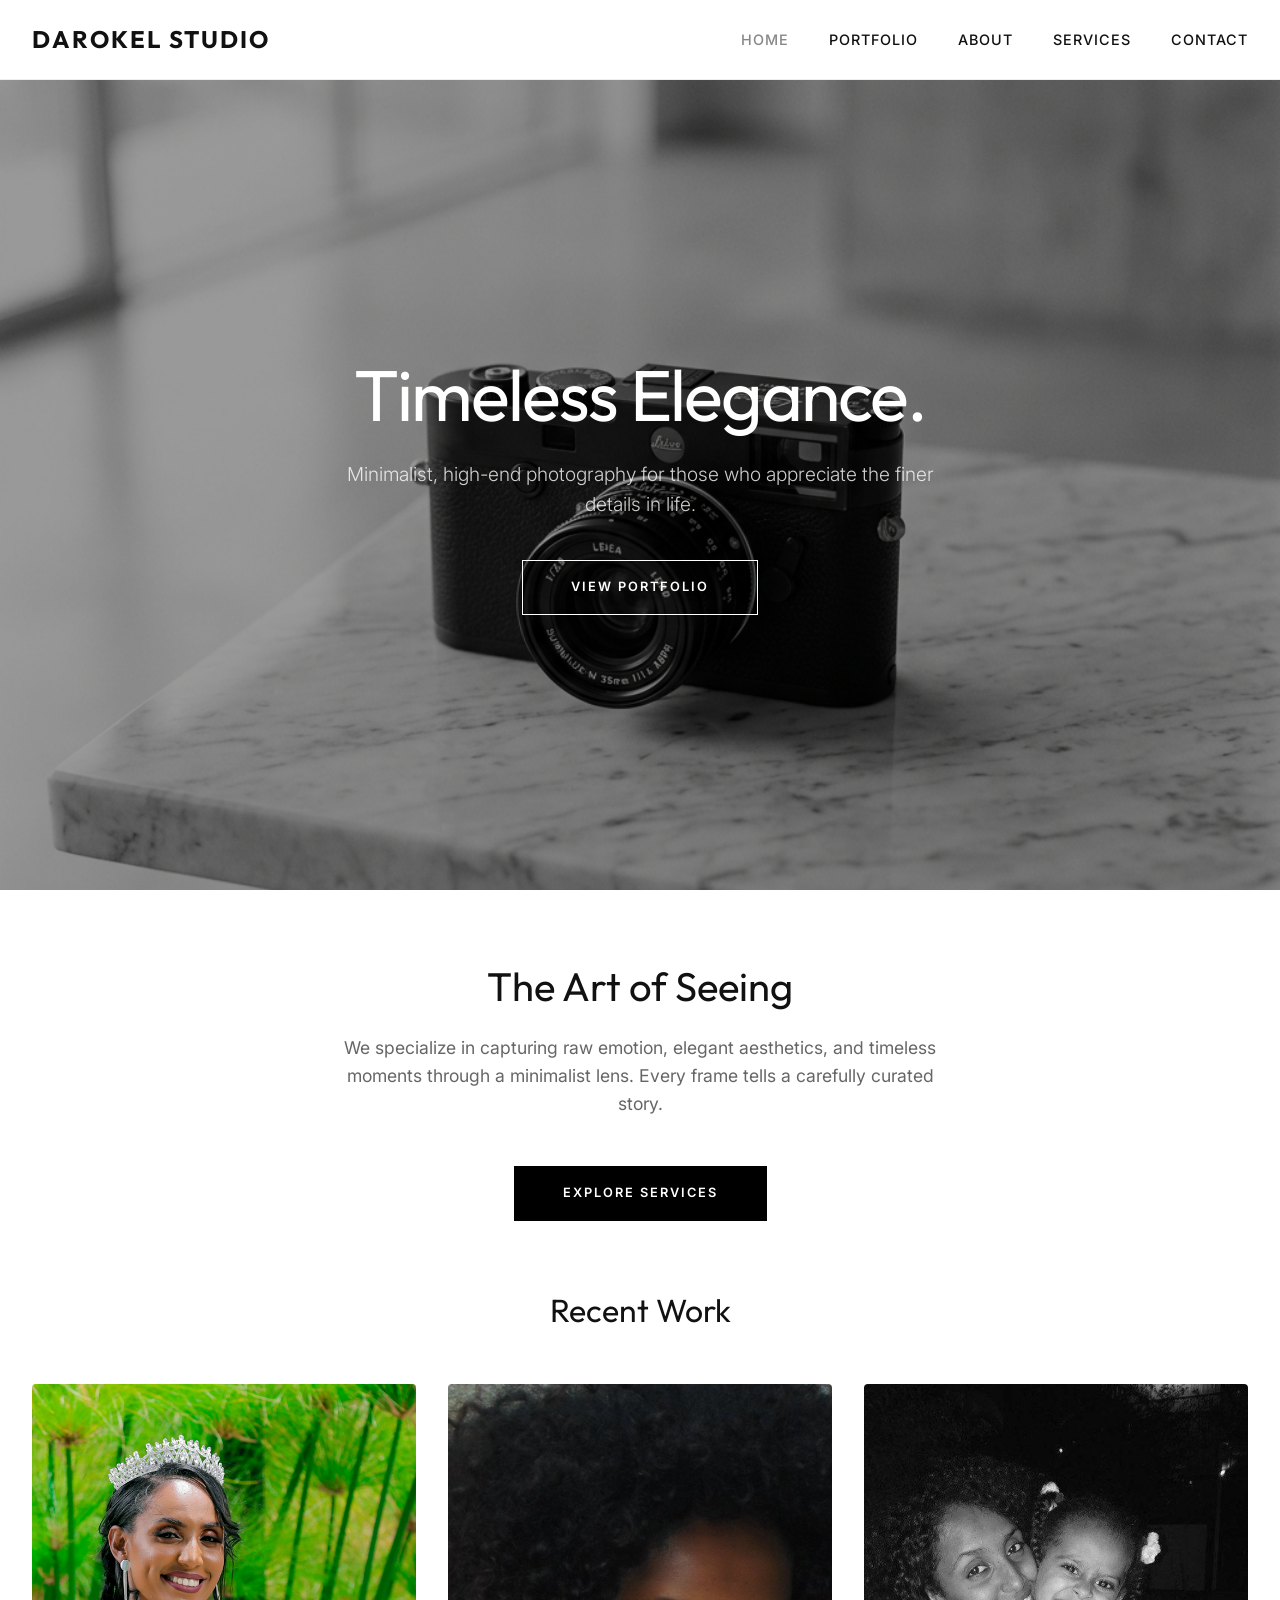
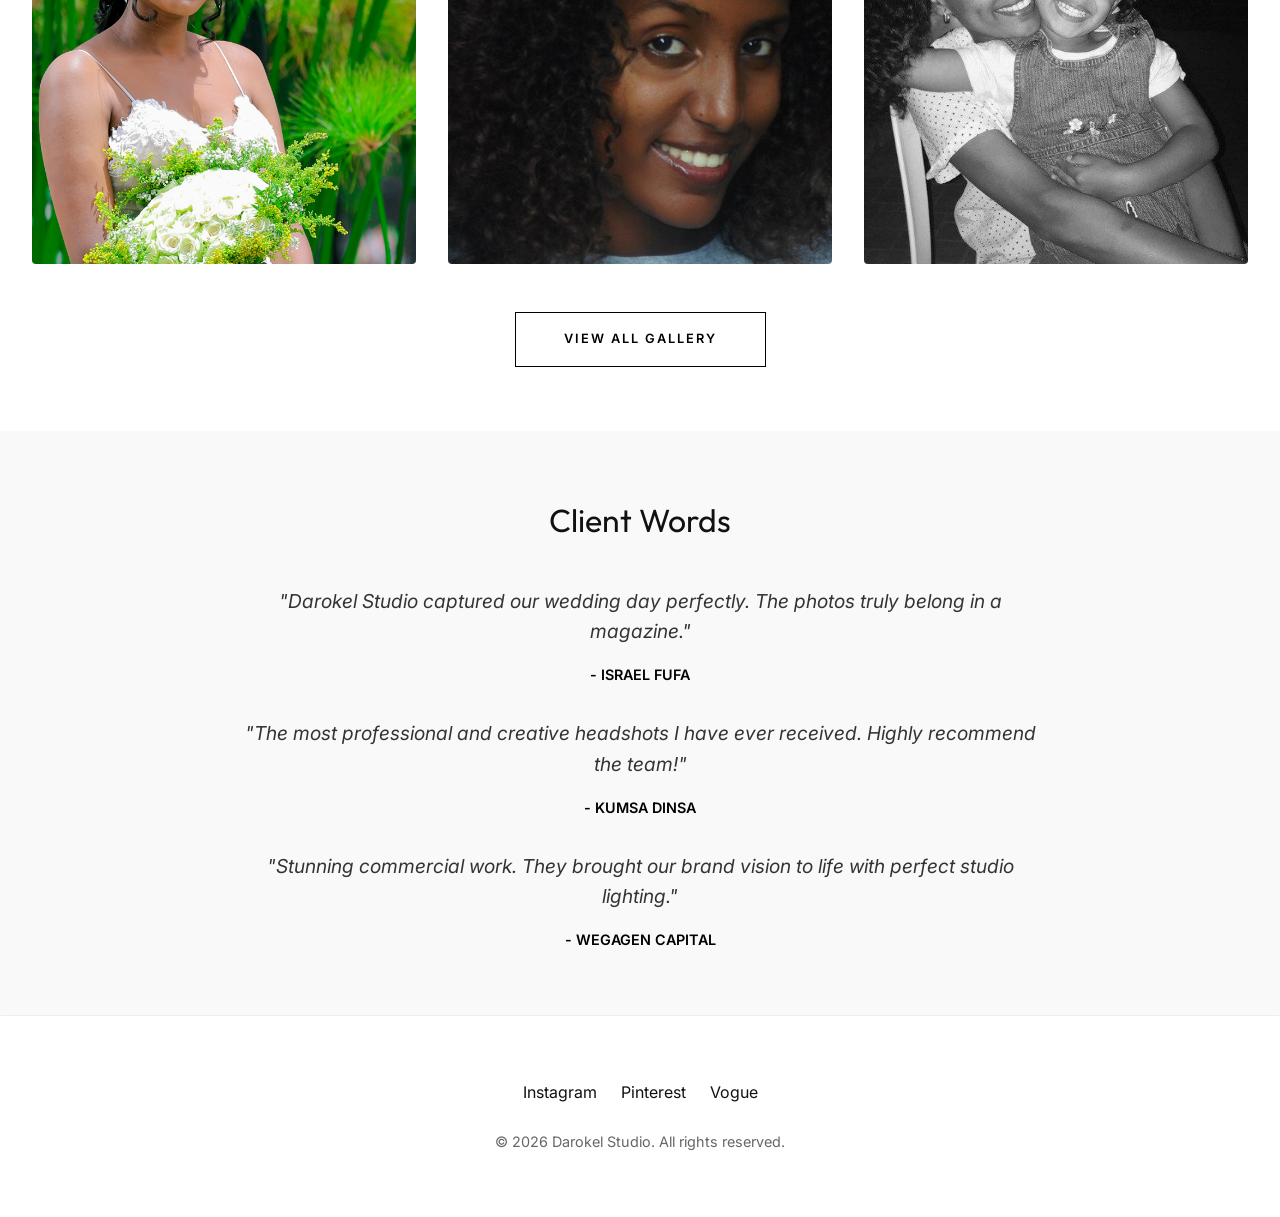
<file: index.html>
<!DOCTYPE html>
<html lang="en">
<head>
    <meta charset="UTF-8">
    <meta name="viewport" content="width=device-width, initial-scale=1.0">
    <title>Darokel Studio | Fine Art Photography</title>
    <meta name="description" content="Darokel Studio: Minimalist, elegant, and timeless fine art photography.">
    <link rel="preconnect" href="https://fonts.googleapis.com">
    <link rel="preconnect" href="https://fonts.gstatic.com" crossorigin>
    <link href="https://fonts.googleapis.com/css2?family=Inter:wght@300;400;500;600&family=Outfit:wght@400;600;700&display=swap" rel="stylesheet">
    <link rel="stylesheet" href="css/style.css">
</head>
<body>
    <header>
        <div class="nav-container">
            <a href="index.html" class="logo">Darokel Studio</a>
            <nav>
                <ul class="nav-links">
                    <li><a href="index.html" class="active">Home</a></li>
                    <li><a href="portfolio.html">Portfolio</a></li>
                    <li><a href="about.html">About</a></li>
                    <li><a href="services.html">Services</a></li>
                    <li><a href="contact.html">Contact</a></li>
                </ul>
            </nav>
        </div>
    </header>

    <main>
        <section class="hero" style="background-image: url('images/studio_hero.jpg'); background-size: cover; background-position: center;">
            <div class="hero-content">
                <h1 style="color: white;">Timeless Elegance.</h1>
                <p style="color: rgba(255,255,255,0.8);">Minimalist, high-end photography for those who appreciate the finer details in life.</p>
                <a href="portfolio.html" class="btn btn-outline" style="color: white; border-color: white;">View Portfolio</a>
            </div>
            <div style="position: absolute; top:0; left:0; right:0; bottom:0; background: rgba(0,0,0,0.4); z-index: 1;"></div>
        </section>

        <section class="container text-center">
            <h2 style="margin-bottom: 1rem; font-size: 2.5rem;">The Art of Seeing</h2>
            <p style="color: var(--text-muted); max-width: 600px; margin: 0 auto 3rem auto; font-size: 1.1rem;">
                We specialize in capturing raw emotion, elegant aesthetics, and timeless moments through a minimalist lens. Every frame tells a carefully curated story.
            </p>
            <a href="services.html" class="btn">Explore Services</a>
        </section>
        
        <section class="container" style="padding-top: 0;">
            <h2 class="text-center" style="margin-bottom: 3rem; font-size: 2rem;">Recent Work</h2>
            <div id="homeGrid" class="portfolio-grid" style="grid-template-columns: repeat(auto-fill, minmax(350px, 1fr));">
                <!-- Injected via js -->
            </div>
            <div class="text-center" style="margin-top: 3rem;">
                <a href="portfolio.html" class="btn btn-outline">View All Gallery</a>
            </div>
        </section>
        
        <section class="container text-center" style="background: var(--bg-secondary); border-radius: 4px;">
            <h2 style="margin-bottom: 2.5rem; font-size: 2rem;">Client Words</h2>
            <div id="testimonialsList" style="display: flex; flex-direction: column; gap: 2rem; max-width: 800px; margin: 0 auto;"></div>
        </section>
    </main>

    <footer>
        <div class="container" style="padding: 0;">
            <div class="social-links">
                <a href="#">Instagram</a>
                <a href="#">Pinterest</a>
                <a href="#">Vogue</a>
            </div>
            <p>&copy; 2026 Darokel Studio. All rights reserved.</p>
        </div>
    </footer>

    <script src="js/data.js"></script>
    <script src="js/app.js"></script>
    <script>
        document.addEventListener('DOMContentLoaded', () => {
            const grid = document.getElementById('homeGrid');
            if(grid) {
                portfolioData.slice(0,3).forEach(item => {
                    grid.innerHTML += `
                        <div class="gallery-item">
                            <img src="${item.image}" alt="${item.title}" loading="lazy">
                            <div class="gallery-overlay" onclick="openLightbox('${item.image}', '${item.title}')">
                                <div class="overlay-text">
                                    <h3>${item.title}</h3>
                                    <p>${item.category}</p>
                                </div>
                            </div>
                        </div>
                    `;
                });
            }
            
            const tr = document.getElementById('testimonialsList');
            if(tr) {
                testimonials.forEach(t => {
                    tr.innerHTML += `
                        <div style="font-size: 1.2rem; font-style: italic; color: #333;">
                            "${t.text}"
                            <div style="font-size: 0.9rem; font-weight: 600; text-transform: uppercase; font-style: normal; margin-top: 1rem; color: #000;">- ${t.name}</div>
                        </div>
                    `;
                });
            }
        });
    </script>
</body>
</html>
</file>
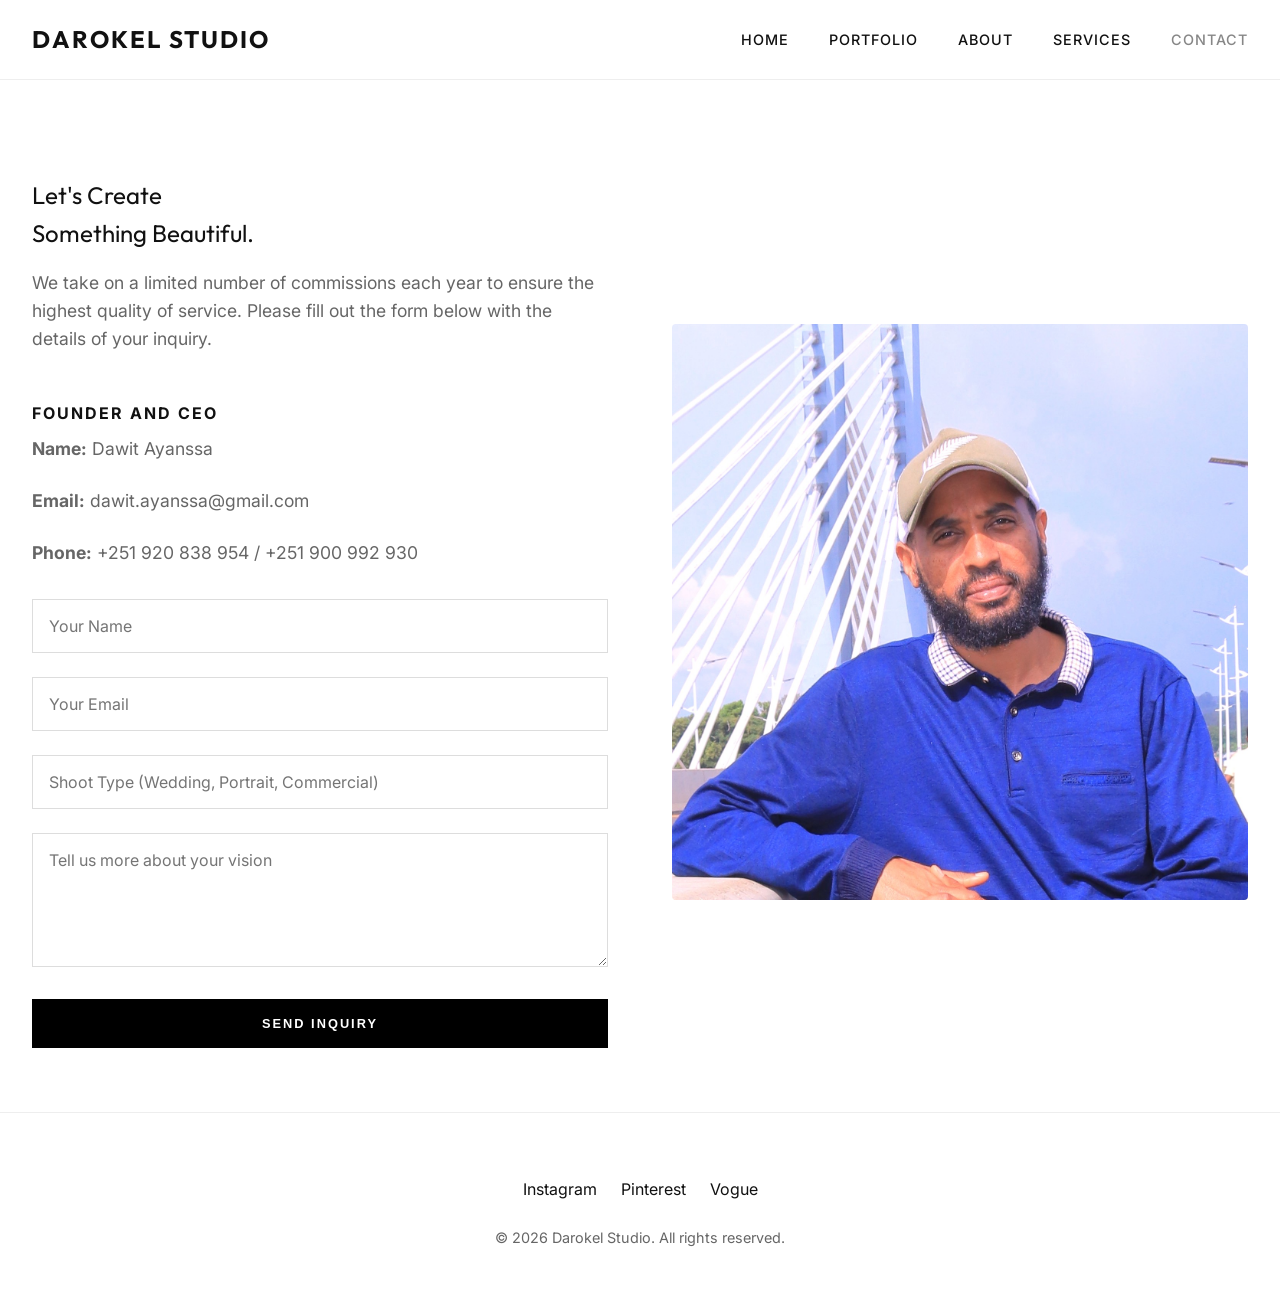
<file: contact.html>
<!DOCTYPE html>
<html lang="en">
<head>
    <meta charset="UTF-8">
    <meta name="viewport" content="width=device-width, initial-scale=1.0">
    <title>Darokel Studio | Booking & Contact</title>
    <link rel="preconnect" href="https://fonts.googleapis.com">
    <link rel="preconnect" href="https://fonts.gstatic.com" crossorigin>
    <link href="https://fonts.googleapis.com/css2?family=Inter:wght@300;400;500;600&family=Outfit:wght@400;600;700&display=swap" rel="stylesheet">
    <link rel="stylesheet" href="css/style.css">
</head>
<body>
    <header>
        <div class="nav-container">
            <a href="index.html" class="logo">Darokel Studio</a>
            <nav>
                <ul class="nav-links">
                    <li><a href="index.html">Home</a></li>
                    <li><a href="portfolio.html">Portfolio</a></li>
                    <li><a href="about.html">About</a></li>
                    <li><a href="services.html">Services</a></li>
                    <li><a href="contact.html" class="active">Contact</a></li>
                </ul>
            </nav>
        </div>
    </header>

    <main>
        <section class="container" style="padding-top: 6rem;">
            <div class="split-section">
                <div class="split-content">
                    <h1>Let's Create<br>Something Beautiful.</h1>
                    <p style="margin-top: 1rem;">We take on a limited number of commissions each year to ensure the highest quality of service. Please fill out the form below with the details of your inquiry.</p>
                    
                    <div style="margin-top: 3rem; margin-bottom: 2rem;">
                        <h4 style="text-transform: uppercase; letter-spacing: 2px; margin-bottom: 0.5rem; font-family: var(--font-main);">Founder and CEO</h4>
                        <p><strong>Name:</strong> Dawit Ayanssa</p>
                        <p><strong>Email:</strong> dawit.ayanssa@gmail.com</p>
                        <p><strong>Phone:</strong> +251 920 838 954 / +251 900 992 930</p>
                    </div>

                    <form class="contact-form" onsubmit="event.preventDefault(); alert('Thank you for your inquiry. Darokel Studio will reach out soon.');">
                        <div class="form-group">
                            <input type="text" placeholder="Your Name" required>
                        </div>
                        <div class="form-group">
                            <input type="email" placeholder="Your Email" required>
                        </div>
                        <div class="form-group">
                            <input type="text" placeholder="Shoot Type (Wedding, Portrait, Commercial)" required>
                        </div>
                        <div class="form-group">
                            <textarea rows="5" placeholder="Tell us more about your vision" required></textarea>
                        </div>
                        <button type="submit" class="btn">Send Inquiry</button>
                    </form>
                </div>
                <div class="split-img" style="display: grid; grid-template-columns: 1fr; gap: 1rem;">
                    <!-- Instagram Grid simulation -->
                    <img src="images/dave.jpg" alt="Instagram 3" style="aspect-ratio: 1/1;">
                </div>
            </div>
        </section>
    </main>

    <footer>
        <div class="container" style="padding: 0;">
            <div class="social-links">
                <a href="#">Instagram</a>
                <a href="#">Pinterest</a>
                <a href="#">Vogue</a>
            </div>
            <p>&copy; 2026 Darokel Studio. All rights reserved.</p>
        </div>
    </footer>

    <script src="js/app.js"></script>
</body>
</html>
</file>
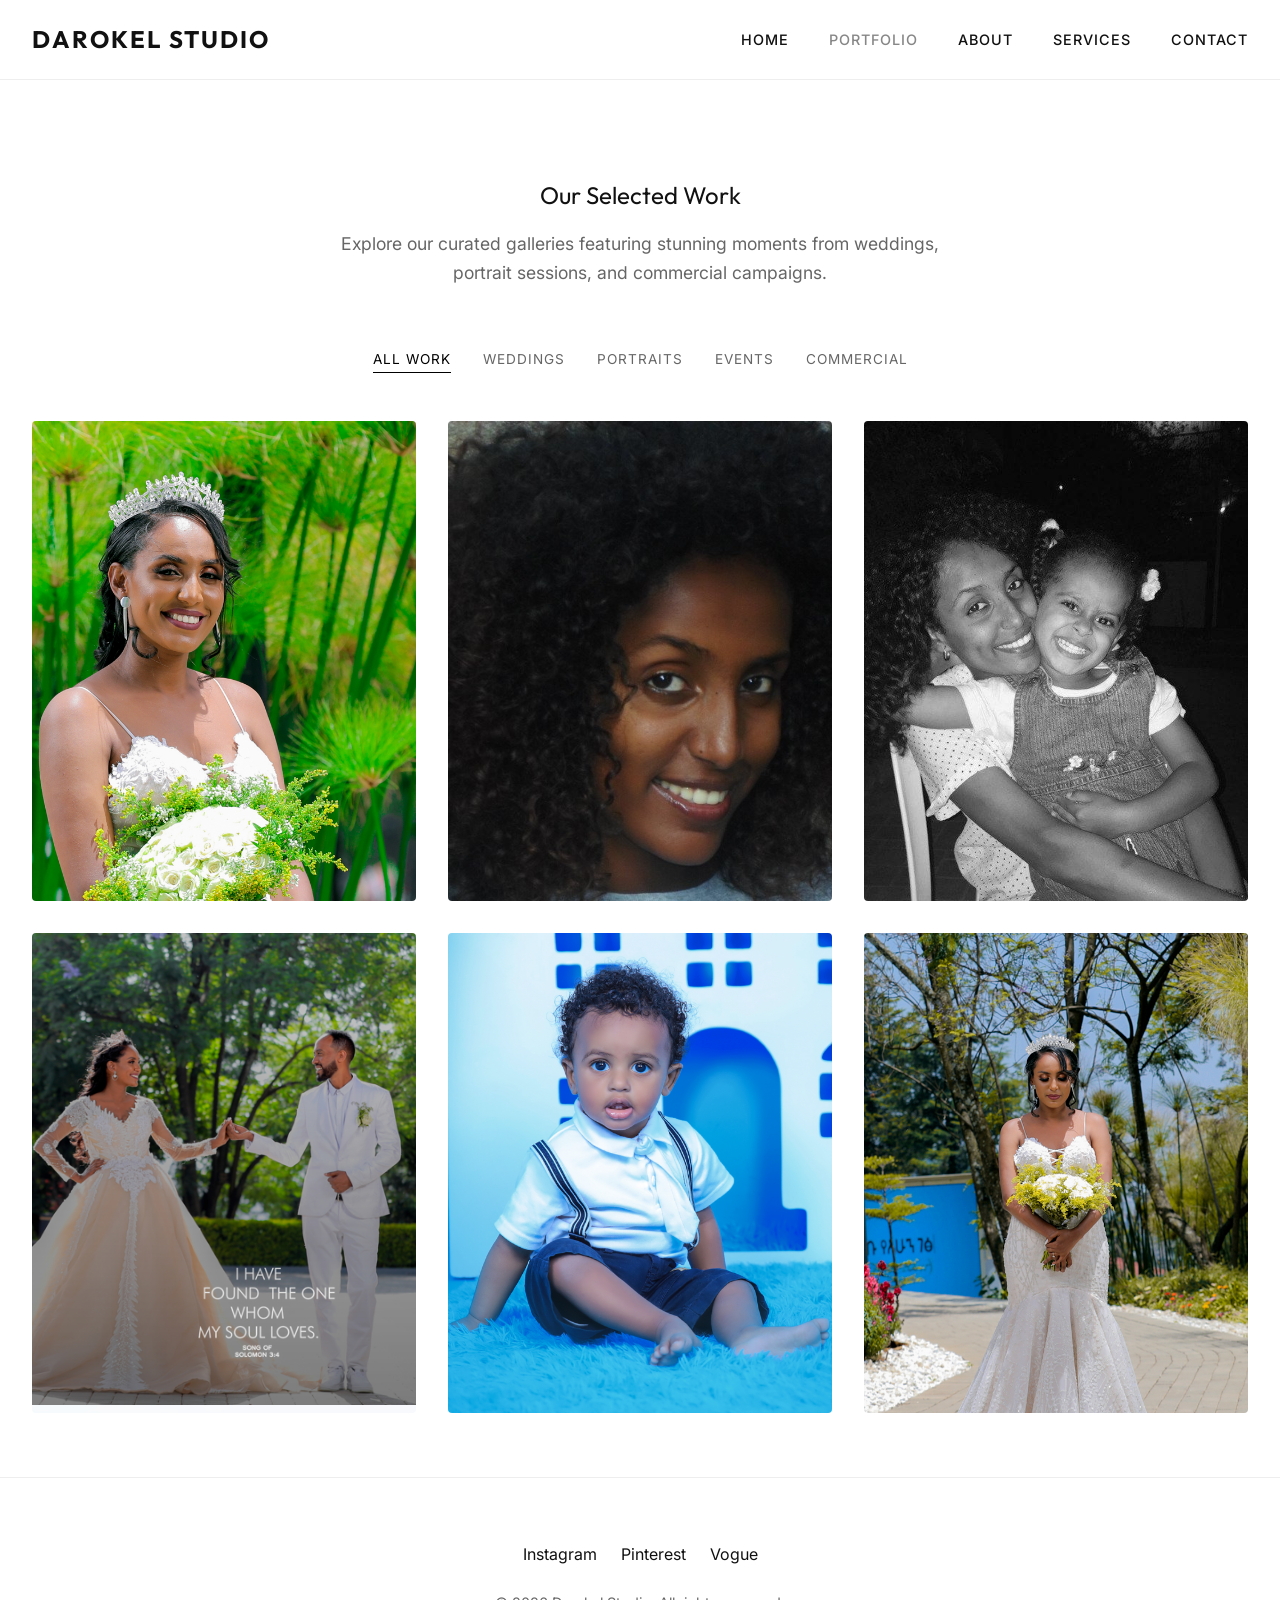
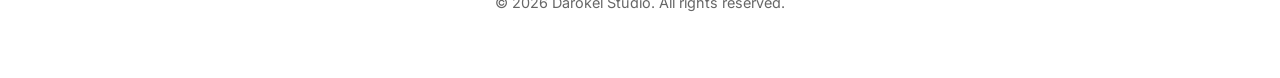
<file: portfolio.html>
<!DOCTYPE html>
<html lang="en">
<head>
    <meta charset="UTF-8">
    <meta name="viewport" content="width=device-width, initial-scale=1.0">
    <title>Darokel Studio | Portfolio</title>
    <link rel="preconnect" href="https://fonts.googleapis.com">
    <link rel="preconnect" href="https://fonts.gstatic.com" crossorigin>
    <link href="https://fonts.googleapis.com/css2?family=Inter:wght@300;400;500;600&family=Outfit:wght@400;600;700&display=swap" rel="stylesheet">
    <link rel="stylesheet" href="css/style.css">
</head>
<body>
    <header>
        <div class="nav-container">
            <a href="index.html" class="logo">Darokel Studio</a>
            <nav>
                <ul class="nav-links">
                    <li><a href="index.html">Home</a></li>
                    <li><a href="portfolio.html" class="active">Portfolio</a></li>
                    <li><a href="about.html">About</a></li>
                    <li><a href="services.html">Services</a></li>
                    <li><a href="contact.html">Contact</a></li>
                </ul>
            </nav>
        </div>
    </header>

    <main>
        <section class="container" style="padding-top: 6rem;">
            <div class="text-center" style="margin-bottom: 4rem;">
                <h1>Our Selected Work</h1>
                <p style="color: var(--text-muted); max-width: 600px; margin: 1rem auto 0; font-size: 1.1rem;">Explore our curated galleries featuring stunning moments from weddings, portrait sessions, and commercial campaigns.</p>
            </div>

            <div class="filters">
                <button class="filter-btn active" data-filter="all">All Work</button>
                <button class="filter-btn" data-filter="Weddings">Weddings</button>
                <button class="filter-btn" data-filter="Portraits">Portraits</button>
                <button class="filter-btn" data-filter="Events">Events</button>
                <button class="filter-btn" data-filter="Commercial">Commercial</button>
            </div>

            <div id="portfolioGrid" class="portfolio-grid">
                <!-- Injected via app.js -->
            </div>
        </section>
    </main>

    <footer>
        <div class="container" style="padding: 0;">
            <div class="social-links">
                <a href="#">Instagram</a>
                <a href="#">Pinterest</a>
                <a href="#">Vogue</a>
            </div>
            <p>&copy; 2026 Darokel Studio. All rights reserved.</p>
        </div>
    </footer>

    <script src="js/data.js"></script>
    <script src="js/app.js"></script>
</body>
</html>
</file>
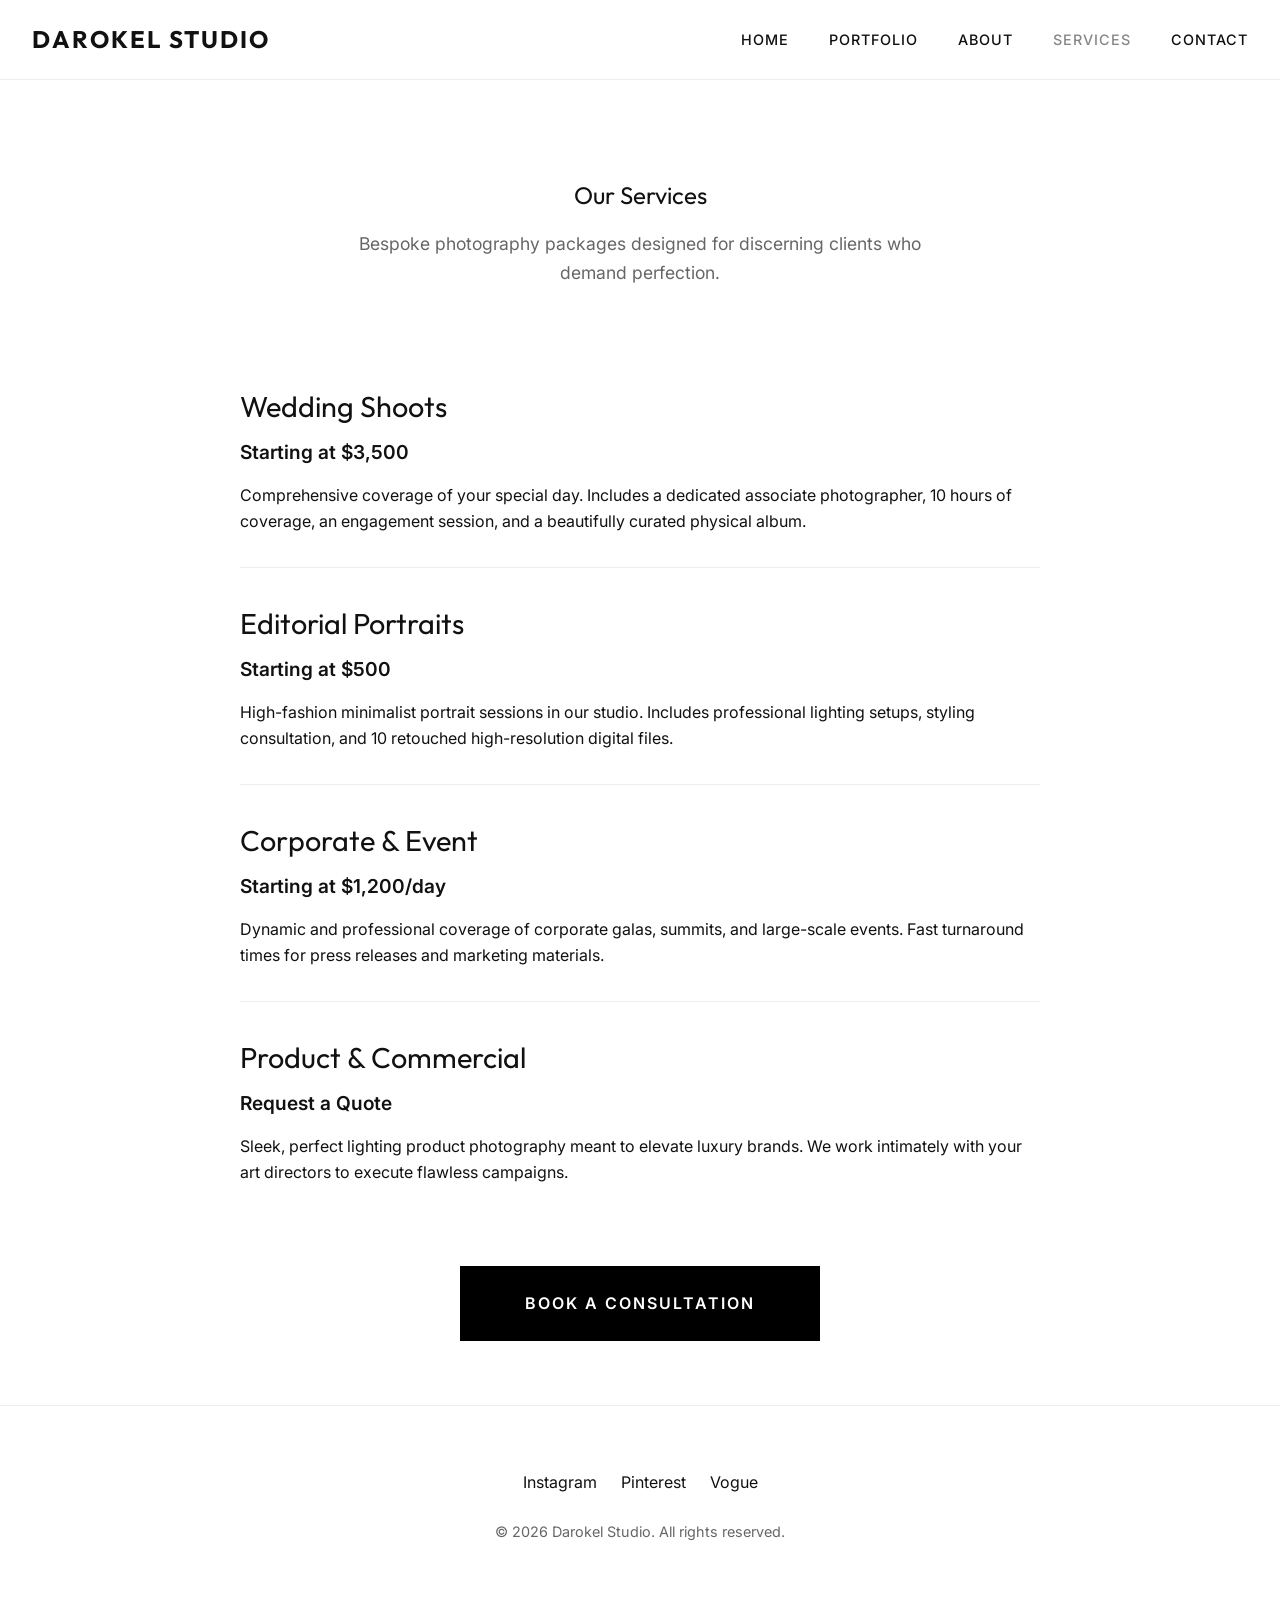
<file: services.html>
<!DOCTYPE html>
<html lang="en">
<head>
    <meta charset="UTF-8">
    <meta name="viewport" content="width=device-width, initial-scale=1.0">
    <title>Darokel Studio | Services</title>
    <link rel="preconnect" href="https://fonts.googleapis.com">
    <link rel="preconnect" href="https://fonts.gstatic.com" crossorigin>
    <link href="https://fonts.googleapis.com/css2?family=Inter:wght@300;400;500;600&family=Outfit:wght@400;600;700&display=swap" rel="stylesheet">
    <link rel="stylesheet" href="css/style.css">
</head>
<body>
    <header>
        <div class="nav-container">
            <a href="index.html" class="logo">Darokel Studio</a>
            <nav>
                <ul class="nav-links">
                    <li><a href="index.html">Home</a></li>
                    <li><a href="portfolio.html">Portfolio</a></li>
                    <li><a href="about.html">About</a></li>
                    <li><a href="services.html" class="active">Services</a></li>
                    <li><a href="contact.html">Contact</a></li>
                </ul>
            </nav>
        </div>
    </header>

    <main>
        <section class="container" style="padding-top: 6rem;">
            <div class="text-center" style="margin-bottom: 4rem;">
                <h1>Our Services</h1>
                <p style="color: var(--text-muted); max-width: 600px; margin: 1rem auto 0; font-size: 1.1rem;">Bespoke photography packages designed for discerning clients who demand perfection.</p>
            </div>

            <div style="max-width: 800px; margin: 0 auto;">
                <div class="service-pkg">
                    <h3>Wedding Shoots</h3>
                    <div class="price">Starting at $3,500</div>
                    <p>Comprehensive coverage of your special day. Includes a dedicated associate photographer, 10 hours of coverage, an engagement session, and a beautifully curated physical album.</p>
                </div>
                
                <div class="service-pkg">
                    <h3>Editorial Portraits</h3>
                    <div class="price">Starting at $500</div>
                    <p>High-fashion minimalist portrait sessions in our studio. Includes professional lighting setups, styling consultation, and 10 retouched high-resolution digital files.</p>
                </div>

                <div class="service-pkg">
                    <h3>Corporate & Event</h3>
                    <div class="price">Starting at $1,200/day</div>
                    <p>Dynamic and professional coverage of corporate galas, summits, and large-scale events. Fast turnaround times for press releases and marketing materials.</p>
                </div>
                
                <div class="service-pkg" style="border-bottom: none;">
                    <h3>Product & Commercial</h3>
                    <div class="price">Request a Quote</div>
                    <p>Sleek, perfect lighting product photography meant to elevate luxury brands. We work intimately with your art directors to execute flawless campaigns.</p>
                </div>
                
                <div class="text-center" style="margin-top: 3rem;">
                    <a href="contact.html" class="btn btn-primary" style="padding: 1.5rem 4rem; font-size: 1rem;">Book a Consultation</a>
                </div>
            </div>
        </section>
    </main>

    <footer>
        <div class="container" style="padding: 0;">
            <div class="social-links">
                <a href="#">Instagram</a>
                <a href="#">Pinterest</a>
                <a href="#">Vogue</a>
            </div>
            <p>&copy; 2026 Darokel Studio. All rights reserved.</p>
        </div>
    </footer>

    <script src="js/app.js"></script>
</body>
</html>
</file>
<file: css/style.css>
:root {
  --bg-primary: #ffffff;
  --bg-secondary: #f9f9f9;
  --text-main: #111111;
  --text-muted: #666666;
  --accent: #000000;
  
  --font-main: 'Inter', sans-serif;
  --font-display: 'Outfit', sans-serif;
  
  --nav-height: 80px;
  --container-max: 1400px;
}

* { margin: 0; padding: 0; box-sizing: border-box; }
body {
  font-family: var(--font-main);
  background-color: var(--bg-primary);
  color: var(--text-main);
  line-height: 1.6;
  min-height: 100vh;
  display: flex;
  flex-direction: column;
}
a { text-decoration: none; color: inherit; }
ul { list-style: none; }

/* Navigation */
header {
  position: fixed; top: 0; width: 100%; height: var(--nav-height);
  z-index: 1000; display: flex; justify-content: center;
  background: rgba(255, 255, 255, 0.95);
  backdrop-filter: blur(10px);
  border-bottom: 1px solid #eeeeee;
}
.nav-container {
  width: 100%; max-width: var(--container-max); padding: 0 2rem;
  display: flex; justify-content: space-between; align-items: center;
}
.logo { font-family: var(--font-display); font-size: 1.5rem; font-weight: 700; letter-spacing: 2px; text-transform: uppercase; }
.nav-links { display: flex; gap: 2.5rem; }
.nav-links a { font-size: 0.9rem; font-weight: 500; text-transform: uppercase; letter-spacing: 1px; transition: opacity 0.3s; }
.nav-links a:hover, .nav-links a.active { opacity: 0.5; }

/* Layout Utilities */
main { flex-grow: 1; padding-top: var(--nav-height); }
.container { max-width: var(--container-max); margin: 0 auto; padding: 4rem 2rem; }
.text-center { text-align: center; }

h1, h2, h3 { font-family: var(--font-display); font-weight: 400; }

.btn {
  display: inline-block; padding: 1rem 3rem; background: var(--accent); color: #fff;
  text-transform: uppercase; letter-spacing: 2px; font-size: 0.8rem; font-weight: 600;
  transition: all 0.3s; border: 1px solid var(--accent); cursor: pointer;
}
.btn:hover { background: transparent; color: var(--accent); }
.btn-outline { background: transparent; color: var(--accent); }
.btn-outline:hover { background: var(--accent); color: #fff; }

/* Hero */
.hero { display: flex; align-items: center; justify-content: center; min-height: 90vh; background: var(--bg-secondary); padding: 2rem; position: relative; overflow: hidden; }
.hero-content { position: relative; z-index: 2; text-align: center; max-width: 800px; }
.hero-content h1 { font-size: 4.5rem; margin-bottom: 1.5rem; line-height: 1.1; letter-spacing: -2px;}
.hero-content p { font-size: 1.2rem; color: var(--text-muted); margin-bottom: 2.5rem; font-weight: 300; max-width: 600px; margin-left: auto; margin-right: auto;}

.featured-photo { width: 100%; max-width: 1100px; height: auto; display: block; margin: 2rem auto 0 auto; border-radius: 12px; box-shadow: 0 24px 60px rgba(0,0,0,0.12); }

/* Dynamic Gallery Grid */
.filters { display: flex; justify-content: center; gap: 2rem; margin-bottom: 3rem; flex-wrap: wrap; }
.filter-btn { background: none; border: none; font-family: var(--font-main); text-transform: uppercase; letter-spacing: 1px; font-size: 0.85rem; color: var(--text-muted); cursor: pointer; transition: color 0.3s; padding-bottom: 5px; border-bottom: 1px solid transparent; }
.filter-btn:hover, .filter-btn.active { color: var(--accent); border-color: var(--accent); }

.portfolio-grid {
  display: grid;
  grid-template-columns: repeat(auto-fill, minmax(350px, 1fr));
  gap: 2rem;
}
.gallery-item {
  position: relative; overflow: hidden; border-radius: 4px; aspect-ratio: 4/5;
}
.gallery-item img {
  width: 100%; height: 100%; object-fit: cover; transition: transform 0.6s ease;
}
.gallery-overlay {
  position: absolute; top: 0; left: 0; right: 0; bottom: 0;
  background: rgba(0,0,0,0.4); opacity: 0; transition: opacity 0.3s ease;
  display: flex; align-items: center; justify-content: center; cursor: pointer;
}
.gallery-item:hover img { transform: scale(1.05); }
.gallery-item:hover .gallery-overlay { opacity: 1; }
.overlay-text { text-align: center; color: white; transform: translateY(20px); transition: transform 0.3s ease; }
.gallery-item:hover .overlay-text { transform: translateY(0); }
.overlay-text h3 { font-size: 1.5rem; letter-spacing: 1px; margin-bottom: 0.5rem; }
.overlay-text p { font-size: 0.8rem; text-transform: uppercase; letter-spacing: 2px; }

/* Lightbox */
.lightbox {
  position: fixed; top: 0; left: 0; width: 100%; height: 100%;
  background: rgba(255,255,255,0.98); z-index: 2000;
  display: none; align-items: center; justify-content: center; flex-direction: column;
  opacity: 0; transition: opacity 0.3s ease;
}
.lightbox.active { opacity: 1; }
.lightbox-close {
  position: absolute; top: 2rem; right: 3rem; font-size: 3rem; font-weight: 300; cursor: pointer; color: var(--accent); transition: transform 0.3s;
}
.lightbox-close:hover { transform: scale(1.2); }
.lightbox-content { max-width: 90%; max-height: 80vh; object-fit: contain; box-shadow: 0 20px 50px rgba(0,0,0,0.1); }
#lightboxCaption { margin-top: 2rem; font-family: var(--font-display); font-size: 1.2rem; }

/* Two Column Layouts (About, Services, Contact) */
.split-section { display: grid; grid-template-columns: 1fr 1fr; gap: 4rem; align-items: center; }
.split-img img { width: 100%; height: auto; aspect-ratio: 3/4; object-fit: cover; border-radius: 4px; }
.split-content h2 { font-size: 3.5rem; margin-bottom: 2rem; letter-spacing: -1px; }
.split-content p { color: var(--text-muted); margin-bottom: 1.5rem; font-size: 1.1rem; }
.service-pkg { border-bottom: 1px solid #eee; padding: 2rem 0; }
.service-pkg h3 { font-size: 1.8rem; margin-bottom: 0.5rem; }
.service-pkg .price { font-weight: 600; font-size: 1.2rem; margin-bottom: 1rem; color: var(--text-main); }

/* Forms */
.contact-form { display: flex; flex-direction: column; gap: 1.5rem; margin-top: 2rem; }
.form-group input, .form-group textarea {
  width: 100%; padding: 1rem; border: 1px solid #ddd; background: transparent;
  font-family: var(--font-main); transition: border-color 0.3s; font-size: 1rem;
}
.form-group input:focus, .form-group textarea:focus { outline: none; border-color: var(--accent); }

/* Footer */
footer { text-align: center; padding: 4rem 2rem; border-top: 1px solid #eee; margin-top: auto; }
footer .social-links { display: flex; justify-content: center; gap: 1.5rem; margin-bottom: 1.5rem; }
footer p { color: var(--text-muted); font-size: 0.9rem; }

@media (max-width: 900px) {
  .hero-content h1 { font-size: 3rem; }
  .split-section { grid-template-columns: 1fr; gap: 2rem; }
}
</file>
